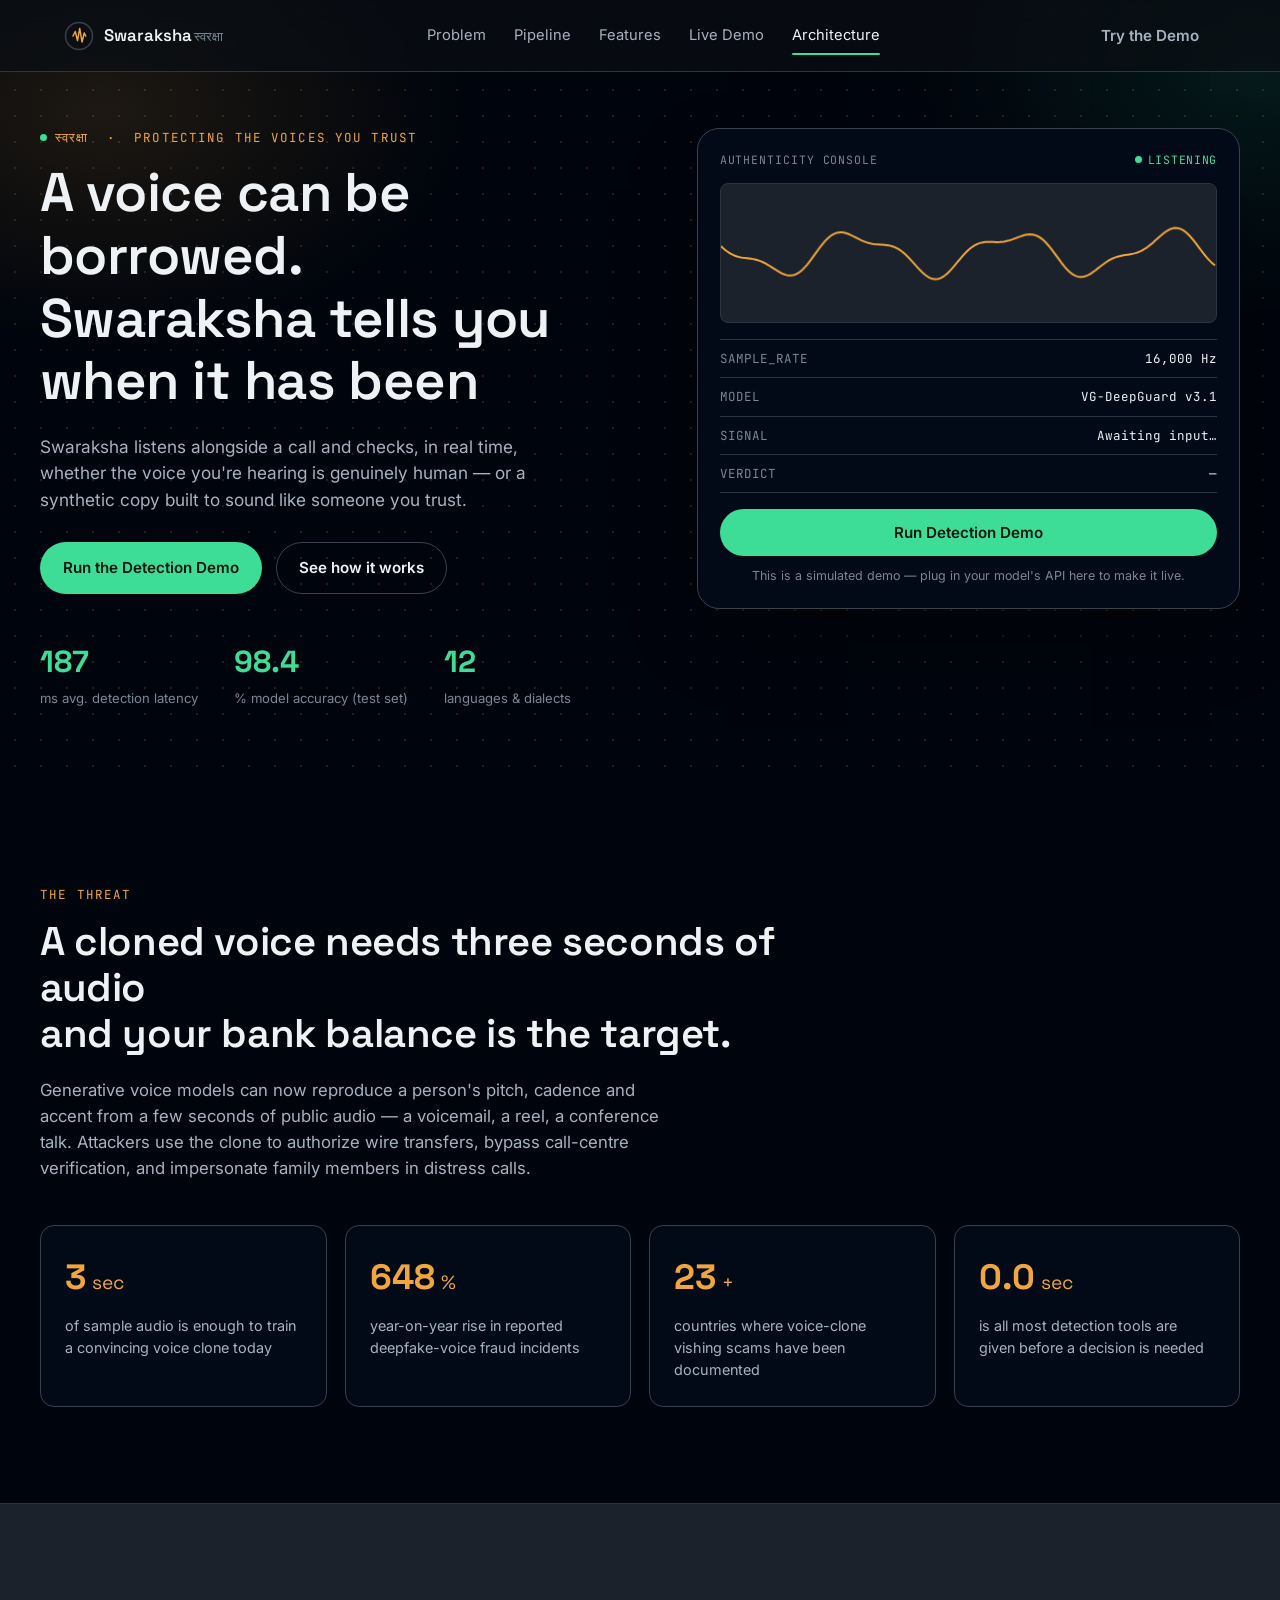
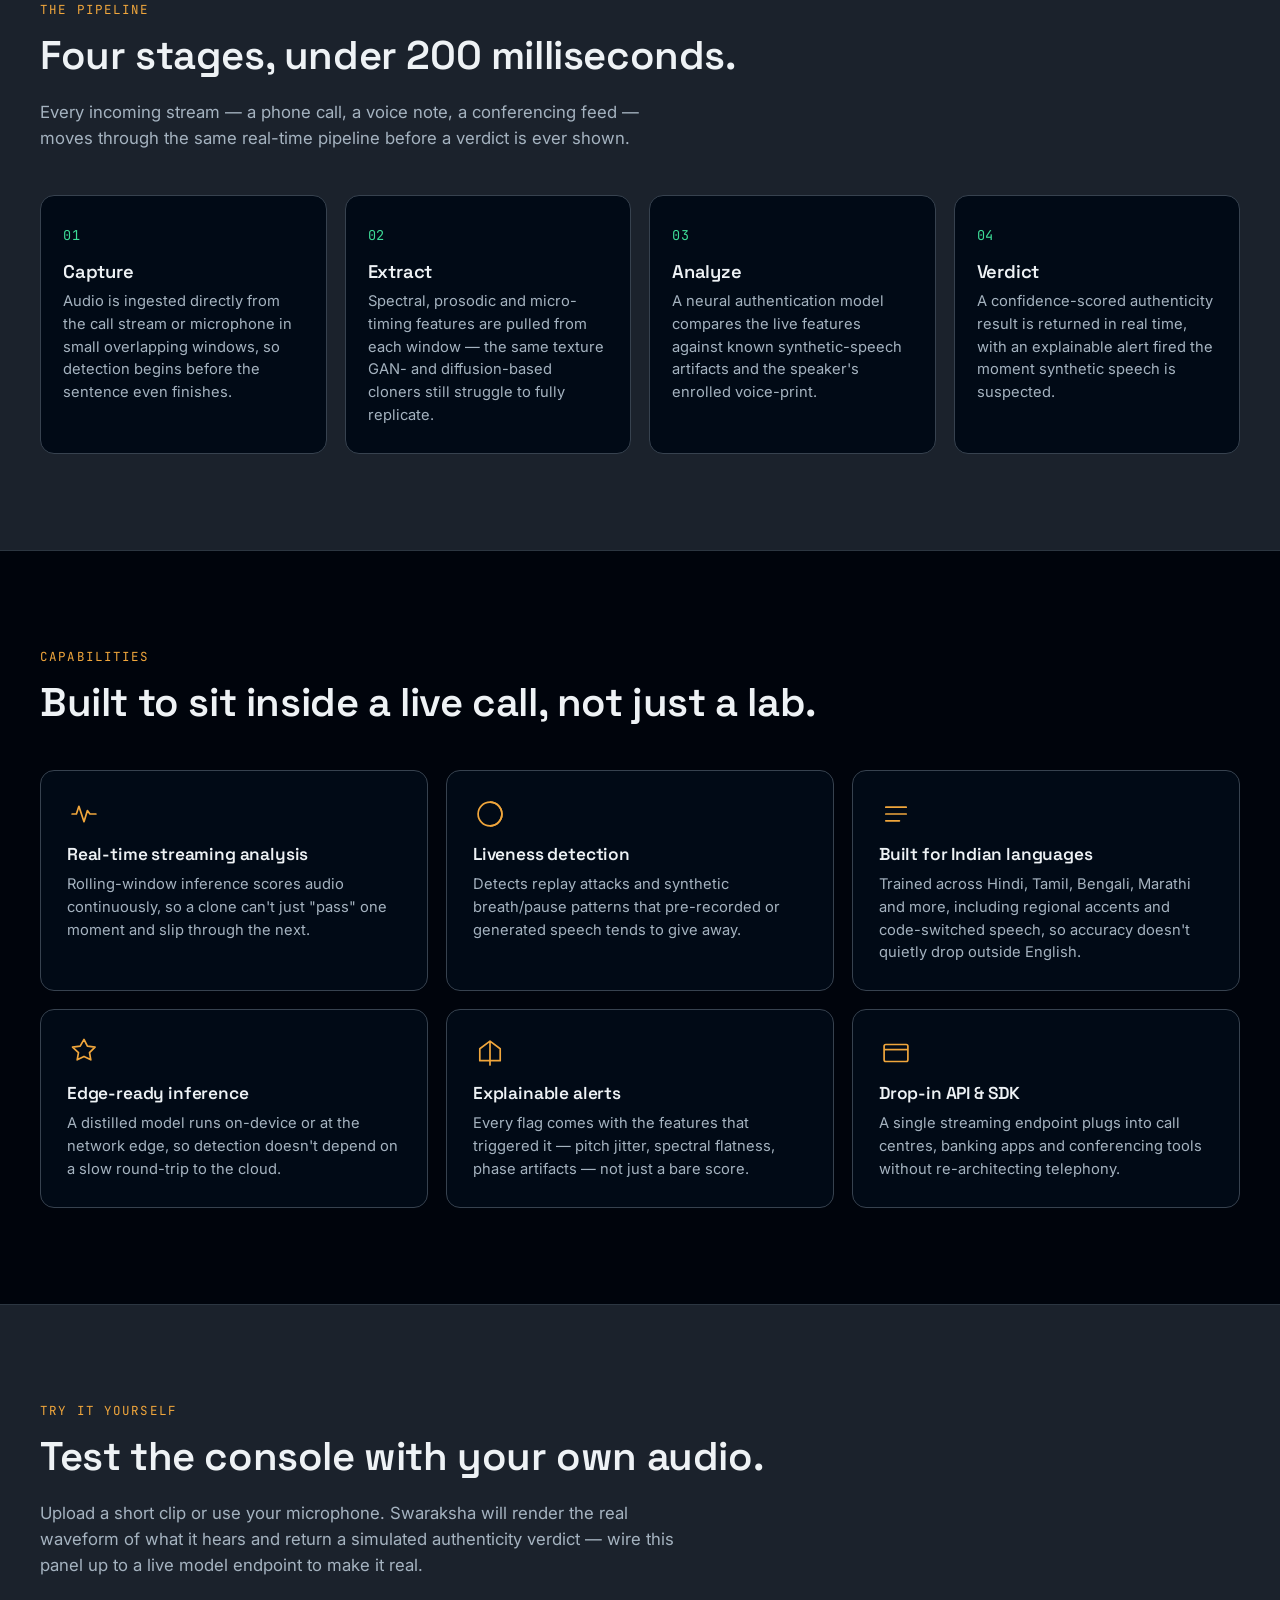
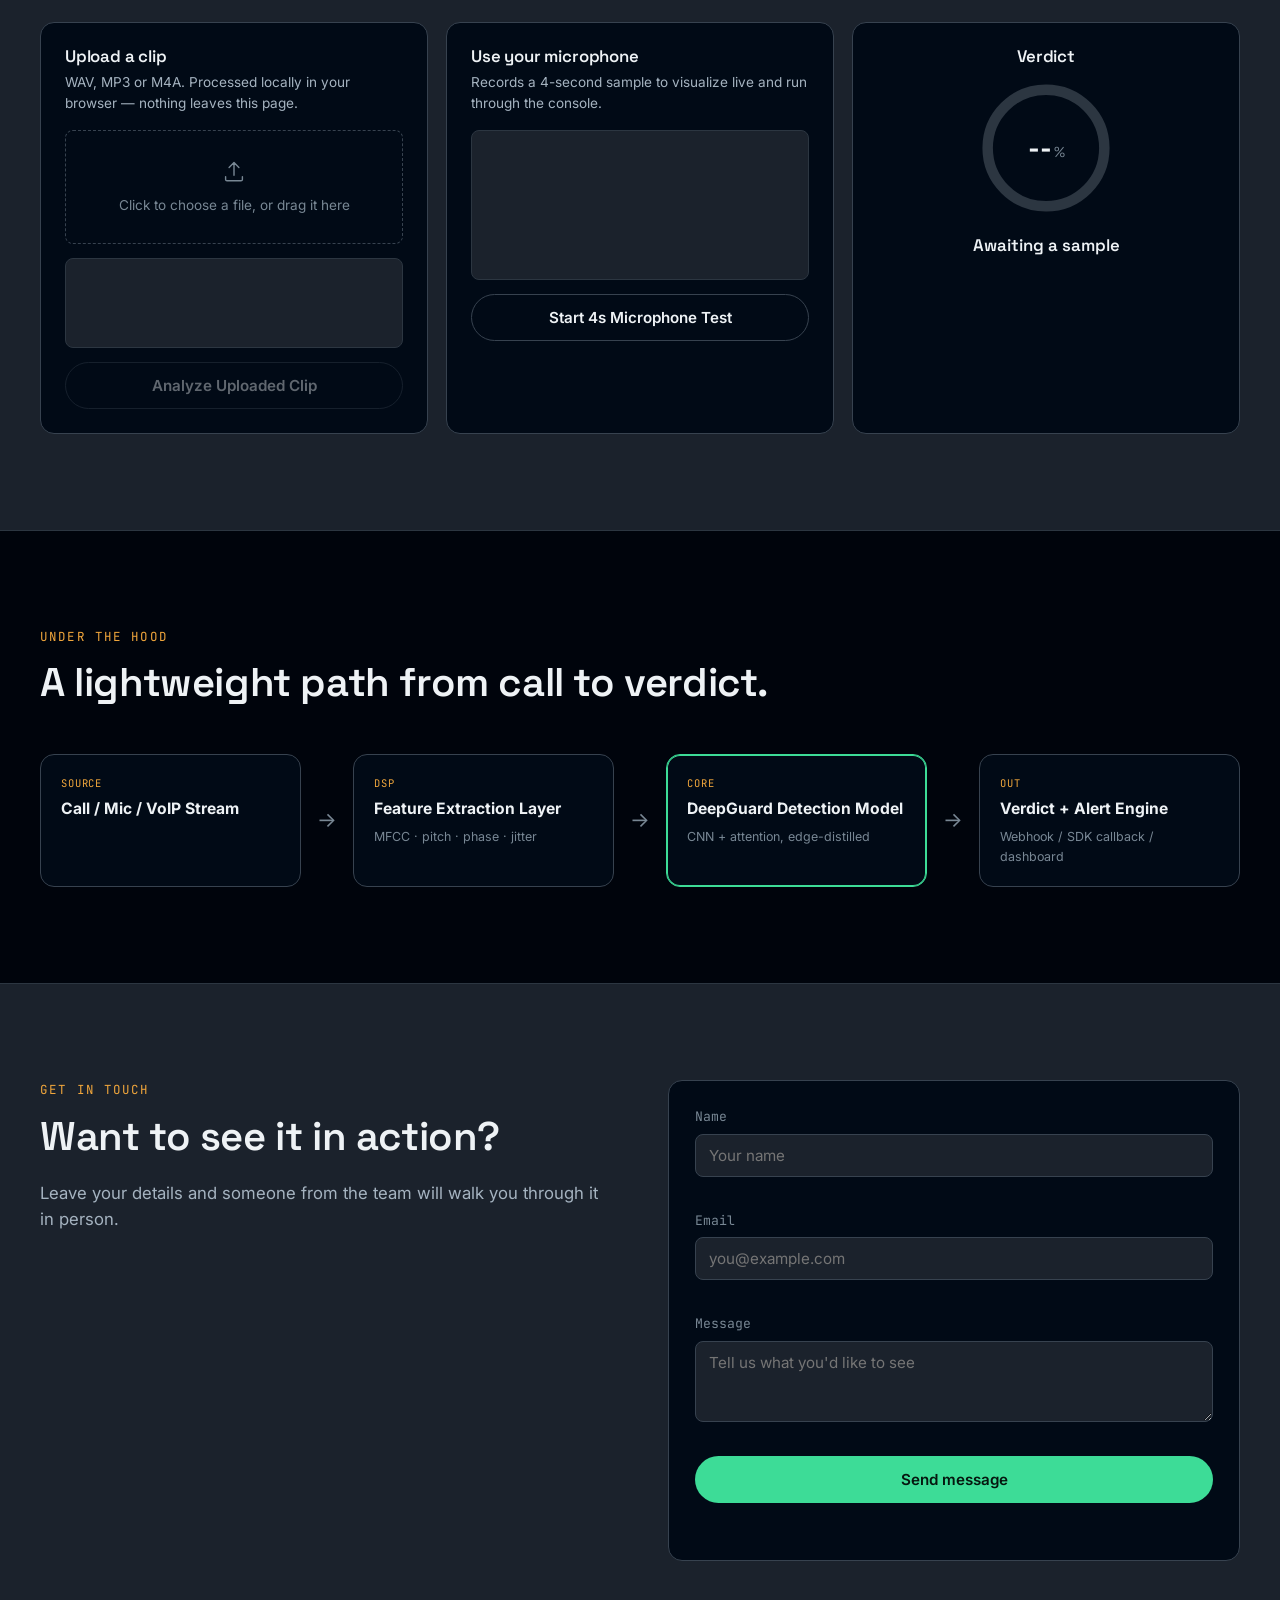
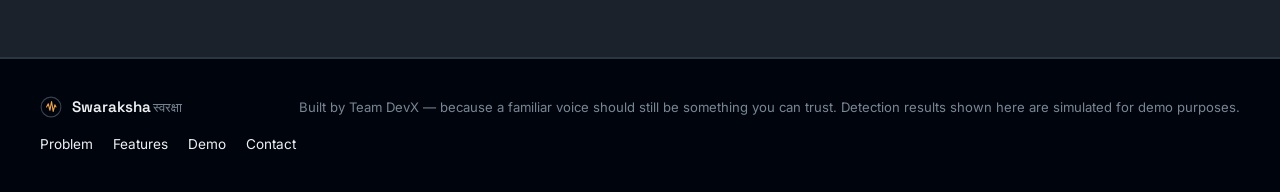
<file: index.htm>
<!DOCTYPE html>
<html lang="en">
<head>
<meta charset="UTF-8">
<meta name="viewport" content="width=device-width, initial-scale=1.0">
<title>Swaraksha — Real-Time Voice Clone Detection</title>
<meta name="description" content="Swaraksha checks, in real time, whether the voice on a call is genuinely human or a synthetic clone. Built by Team DevX.">
<link rel="stylesheet" href="style.css">
</head>
<body>


<header class="nav" id="nav">
  <div class="nav-inner">
    <a href="#home" class="brand" aria-label="Swaraksha home">
      <svg class="brand-mark" viewBox="0 0 40 40" width="30" height="30" aria-hidden="true">
        <circle cx="20" cy="20" r="18" class="brand-ring"/>
        <path d="M12 20 L15 14 L18 26 L21 10 L24 28 L27 16 L29 20" class="brand-wave" fill="none" stroke-width="2" stroke-linecap="round" stroke-linejoin="round"/>
      </svg>
      <span>Swaraksha<em class="brand-devanagari">स्वरक्षा</em></span>
    </a>

    <nav class="nav-links" id="navLinks">
      <a href="#problem" class="nav-link">Problem</a>
      <a href="#how-it-works" class="nav-link">Pipeline</a>
      <a href="#features" class="nav-link">Features</a>
      <a href="#demo" class="nav-link">Live Demo</a>
      <a href="#architecture" class="nav-link">Architecture</a>
    </nav>

    <div class="nav-actions">
      <a href="#demo" class="btn btn-ghost">Try the Demo</a>
      <button class="nav-toggle" id="navToggle" aria-label="Toggle menu" aria-expanded="false">
        <span></span><span></span><span></span>
      </button>
    </div>
  </div>
</header>

<main>

<section class="hero" id="home">
  <div class="hero-bg" aria-hidden="true"></div>
  <div class="hero-inner">
    <div class="hero-copy">
      <p class="eyebrow"><span class="dot dot-live"></span> स्वरक्षा &nbsp;·&nbsp; protecting the voices you trust</p>
      <h1>A voice can be borrowed.<br>Swaraksha tells you when it has been</h1>
      <p class="hero-sub">Swaraksha listens alongside a call and checks, in real time, whether the voice you're hearing is genuinely human — or a synthetic copy built to sound like someone you trust.</p>
      <div class="hero-cta">
        <a href="#demo" class="btn btn-primary">Run the Detection Demo</a>
        <a href="#how-it-works" class="btn btn-outline">See how it works</a>
      </div>
      <div class="hero-meta">
        <div><span class="hero-meta-num" data-count="187">0</span><span class="hero-meta-label">ms avg. detection latency</span></div>
        <div><span class="hero-meta-num" data-count="98.4" data-decimal="1">0</span><span class="hero-meta-label">% model accuracy (test set)</span></div>
        <div><span class="hero-meta-num" data-count="12">0</span><span class="hero-meta-label">languages &amp; dialects</span></div>
      </div>
    </div>

    <div class="console" id="heroConsole">
      <div class="console-head">
        <span class="console-title">AUTHENTICITY CONSOLE</span>
        <span class="console-status" id="consoleStatus"><span class="dot dot-live"></span>LISTENING</span>
      </div>

      <canvas id="heroWave" class="console-canvas" height="140" aria-hidden="true"></canvas>

      <div class="console-readout" id="consoleReadout">
        <p><span>SAMPLE_RATE</span><span>16,000 Hz</span></p>
        <p><span>MODEL</span><span>VG-DeepGuard v3.1</span></p>
        <p><span>SIGNAL</span><span id="readoutSignal">Awaiting input…</span></p>
        <p><span>VERDICT</span><span id="readoutVerdict">—</span></p>
      </div>

      <button class="btn btn-primary btn-block" id="heroRunBtn">Run Detection Demo</button>
      <p class="console-note">This is a simulated demo — plug in your model's API here to make it live.</p>
    </div>
  </div>
</section>


<section class="section" id="problem">
  <div class="section-inner">
    <p class="eyebrow">The Threat</p>
    <h2>A cloned voice needs three seconds of audio<br class="br-desktop"> and your bank balance is the target.</h2>
    <p class="section-lead">Generative voice models can now reproduce a person's pitch, cadence and accent from a few seconds of public audio — a voicemail, a reel, a conference talk. Attackers use the clone to authorize wire transfers, bypass call-centre verification, and impersonate family members in distress calls.</p>

    <div class="stat-grid">
      <div class="stat-card">
        <span class="stat-num" data-count="3">0</span>
        <span class="stat-suffix">sec</span>
        <p>of sample audio is enough to train a convincing voice clone today</p>
      </div>
      <div class="stat-card">
        <span class="stat-num" data-count="700">0</span>
        <span class="stat-suffix">%</span>
        <p>year-on-year rise in reported deepfake-voice fraud incidents</p>
      </div>
      <div class="stat-card">
        <span class="stat-num" data-count="25">0</span>
        <span class="stat-suffix">+</span>
        <p>countries where voice-clone vishing scams have been documented</p>
      </div>
      <div class="stat-card">
        <span class="stat-num" data-count="0" data-decimal="1">0</span>
        <span class="stat-suffix">sec</span>
        <p>is all most detection tools are given before a decision is needed</p>
      </div>
    </div>
  </div>
</section>


<section class="section section-alt" id="how-it-works">
  <div class="section-inner">
    <p class="eyebrow">The Pipeline</p>
    <h2>Four stages, under 200 milliseconds.</h2>
    <p class="section-lead">Every incoming stream — a phone call, a voice note, a conferencing feed — moves through the same real-time pipeline before a verdict is ever shown.</p>

    <ol class="pipeline">
      <li class="pipeline-step">
        <span class="pipeline-index">01</span>
        <h3>Capture</h3>
        <p>Audio is ingested directly from the call stream or microphone in small overlapping windows, so detection begins before the sentence even finishes.</p>
      </li>
      <li class="pipeline-step">
        <span class="pipeline-index">02</span>
        <h3>Extract</h3>
        <p>Spectral, prosodic and micro-timing features are pulled from each window — the same texture GAN- and diffusion-based cloners still struggle to fully replicate.</p>
      </li>
      <li class="pipeline-step">
        <span class="pipeline-index">03</span>
        <h3>Analyze</h3>
        <p>A neural authentication model compares the live features against known synthetic-speech artifacts and the speaker's enrolled voice-print.</p>
      </li>
      <li class="pipeline-step">
        <span class="pipeline-index">04</span>
        <h3>Verdict</h3>
        <p>A confidence-scored authenticity result is returned in real time, with an explainable alert fired the moment synthetic speech is suspected.</p>
      </li>
    </ol>
  </div>
</section>


<section class="section" id="features">
  <div class="section-inner">
    <p class="eyebrow">Capabilities</p>
    <h2>Built to sit inside a live call, not just a lab.</h2>

    <div class="feature-grid">
      <article class="feature-card">
        <svg class="feature-icon" viewBox="0 0 40 40" aria-hidden="true"><path d="M6 20h5l3-9 6 18 4-13 3 4h7" fill="none" stroke-width="2" stroke-linecap="round" stroke-linejoin="round"/></svg>
        <h3>Real-time streaming analysis</h3>
        <p>Rolling-window inference scores audio continuously, so a clone can't just "pass" one moment and slip through the next.</p>
      </article>
      <article class="feature-card">
        <svg class="feature-icon" viewBox="0 0 40 40" aria-hidden="true"><circle cx="20" cy="20" r="14" fill="none" stroke-width="2"/><path d="M20 6a14 14 0 010 28" fill="none" stroke-width="2"/></svg>
        <h3>Liveness detection</h3>
        <p>Detects replay attacks and synthetic breath/pause patterns that pre-recorded or generated speech tends to give away.</p>
      </article>
      <article class="feature-card">
        <svg class="feature-icon" viewBox="0 0 40 40" aria-hidden="true"><path d="M8 12h24M8 20h24M8 28h16" stroke-width="2" stroke-linecap="round"/></svg>
        <h3>Built for Indian languages</h3>
        <p>Trained across Hindi, Tamil, Bengali, Marathi and more, including regional accents and code-switched speech, so accuracy doesn't quietly drop outside English.</p>
      </article>
      <article class="feature-card">
        <svg class="feature-icon" viewBox="0 0 40 40" aria-hidden="true"><path d="M20 4l4 8 9 1-6.5 6.5L28 28l-8-4-8 4 1.5-8.5L6.5 13l9-1z" fill="none" stroke-width="2" stroke-linejoin="round"/></svg>
        <h3>Edge-ready inference</h3>
        <p>A distilled model runs on-device or at the network edge, so detection doesn't depend on a slow round-trip to the cloud.</p>
      </article>
      <article class="feature-card">
        <svg class="feature-icon" viewBox="0 0 40 40" aria-hidden="true"><path d="M20 6v28M8 15l12-9 12 9M8 15v14h24V15" fill="none" stroke-width="2" stroke-linecap="round" stroke-linejoin="round"/></svg>
        <h3>Explainable alerts</h3>
        <p>Every flag comes with the features that triggered it — pitch jitter, spectral flatness, phase artifacts — not just a bare score.</p>
      </article>
      <article class="feature-card">
        <svg class="feature-icon" viewBox="0 0 40 40" aria-hidden="true"><rect x="6" y="10" width="28" height="20" rx="2" fill="none" stroke-width="2"/><path d="M6 16h28" stroke-width="2"/></svg>
        <h3>Drop-in API &amp; SDK</h3>
        <p>A single streaming endpoint plugs into call centres, banking apps and conferencing tools without re-architecting telephony.</p>
      </article>
    </div>
  </div>
</section>

<section class="section section-alt" id="demo">
  <div class="section-inner">
    <p class="eyebrow">Try It Yourself</p>
    <h2>Test the console with your own audio.</h2>
    <p class="section-lead">Upload a short clip or use your microphone. Swaraksha will render the real waveform of what it hears and return a simulated authenticity verdict — wire this panel up to a live model endpoint to make it real.</p>

    <div class="demo-grid">
      <div class="demo-card">
        <h3>Upload a clip</h3>
        <p class="demo-copy">WAV, MP3 or M4A. Processed locally in your browser — nothing leaves this page.</p>
        <label class="upload-drop" id="uploadDrop" for="audioUpload">
          <svg viewBox="0 0 40 40" width="28" height="28" aria-hidden="true"><path d="M20 26V8m0 0l-7 7m7-7l7 7" fill="none" stroke-width="2" stroke-linecap="round" stroke-linejoin="round"/><path d="M8 28v4a2 2 0 002 2h20a2 2 0 002-2v-4" fill="none" stroke-width="2" stroke-linecap="round"/></svg>
          <span id="uploadLabel">Click to choose a file, or drag it here</span>
        </label>
        <input type="file" id="audioUpload" accept="audio/*" hidden>
        <canvas id="uploadWave" class="demo-canvas" height="90"></canvas>
        <button class="btn btn-outline btn-block" id="analyzeUploadBtn" disabled>Analyze Uploaded Clip</button>
      </div>

      <div class="demo-card">
        <h3>Use your microphone</h3>
        <p class="demo-copy">Records a 4-second sample to visualize live and run through the console.</p>
        <canvas id="micWave" class="demo-canvas demo-canvas-tall" height="150"></canvas>
        <button class="btn btn-outline btn-block" id="micBtn">Start 4s Microphone Test</button>
        <p class="mic-hint" id="micHint"></p>
      </div>

      <div class="demo-card demo-card-result" id="demoResultCard">
        <h3>Verdict</h3>
        <div class="gauge-wrap">
          <svg viewBox="0 0 120 120" class="gauge" id="gaugeSvg">
            <circle cx="60" cy="60" r="50" class="gauge-track"/>
            <circle cx="60" cy="60" r="50" class="gauge-fill" id="gaugeFill"/>
          </svg>
          <div class="gauge-center">
            <span class="gauge-num" id="gaugeNum">--</span>
            <span class="gauge-pct">%</span>
          </div>
        </div>
        <p class="verdict-label" id="verdictLabel">Awaiting a sample</p>
        <ul class="verdict-detail" id="verdictDetail"></ul>
      </div>
    </div>
  </div>
</section>


<section class="section" id="architecture">
  <div class="section-inner">
    <p class="eyebrow">Under the Hood</p>
    <h2>A lightweight path from call to verdict.</h2>

    <div class="arch-diagram">
      <div class="arch-node">
        <span class="arch-tag">SOURCE</span>
        <strong>Call / Mic / VoIP Stream</strong>
      </div>
      <div class="arch-arrow" aria-hidden="true">→</div>
      <div class="arch-node">
        <span class="arch-tag">DSP</span>
        <strong>Feature Extraction Layer</strong>
        <small>MFCC · pitch · phase · jitter</small>
      </div>
      <div class="arch-arrow" aria-hidden="true">→</div>
      <div class="arch-node arch-node-accent">
        <span class="arch-tag">CORE</span>
        <strong>DeepGuard Detection Model</strong>
        <small>CNN + attention, edge-distilled</small>
      </div>
      <div class="arch-arrow" aria-hidden="true">→</div>
      <div class="arch-node">
        <span class="arch-tag">OUT</span>
        <strong>Verdict + Alert Engine</strong>
        <small>Webhook / SDK callback / dashboard</small>
      </div>
    </div>
  </div>
</section>


<section class="section section-alt cta-section" id="contact">
  <div class="section-inner cta-inner">
    <div>
      <p class="eyebrow">Get in touch</p>
      <h2>Want to see it in action?</h2>
      <p class="section-lead">Leave your details and someone from the team will walk you through it in person.</p>
    </div>
    <form class="contact-form" id="contactForm" novalidate>
      <div class="form-row">
        <label for="cf-name">Name</label>
        <input type="text" id="cf-name" name="name" required placeholder="Your name">
        <span class="form-error" data-for="cf-name"></span>
      </div>
      <div class="form-row">
        <label for="cf-email">Email</label>
        <input type="email" id="cf-email" name="email" required placeholder="you@example.com">
        <span class="form-error" data-for="cf-email"></span>
      </div>
      <div class="form-row">
        <label for="cf-msg">Message</label>
        <textarea id="cf-msg" name="message" rows="3" required placeholder="Tell us what you'd like to see"></textarea>
        <span class="form-error" data-for="cf-msg"></span>
      </div>
      <button type="submit" class="btn btn-primary btn-block">Send message</button>
      <p class="form-status" id="formStatus" role="status" aria-live="polite"></p>
    </form>
  </div>
</section>
</main>

<footer class="footer">
  <div class="footer-inner">
    <a href="#home" class="brand brand-sm">
      <svg class="brand-mark" viewBox="0 0 40 40" width="22" height="22" aria-hidden="true">
        <circle cx="20" cy="20" r="18" class="brand-ring"/>
        <path d="M12 20 L15 14 L18 26 L21 10 L24 28 L27 16 L29 20" class="brand-wave" fill="none" stroke-width="2" stroke-linecap="round" stroke-linejoin="round"/>
      </svg>
      <span>Swaraksha<em class="brand-devanagari">स्वरक्षा</em></span>
    </a>
    <p class="footer-note">Built by Team DevX — because a familiar voice should still be something you can trust. Detection results shown here are simulated for demo purposes.</p>
    <div class="footer-links">
      <a href="#problem">Problem</a>
      <a href="#features">Features</a>
      <a href="#demo">Demo</a>
      <a href="#contact">Contact</a>
    </div>
  </div>
</footer>

<button class="scroll-top" id="scrollTop" aria-label="Scroll to top">↑</button>

<script src="script.js"></script>
</body>
</html>
</file>
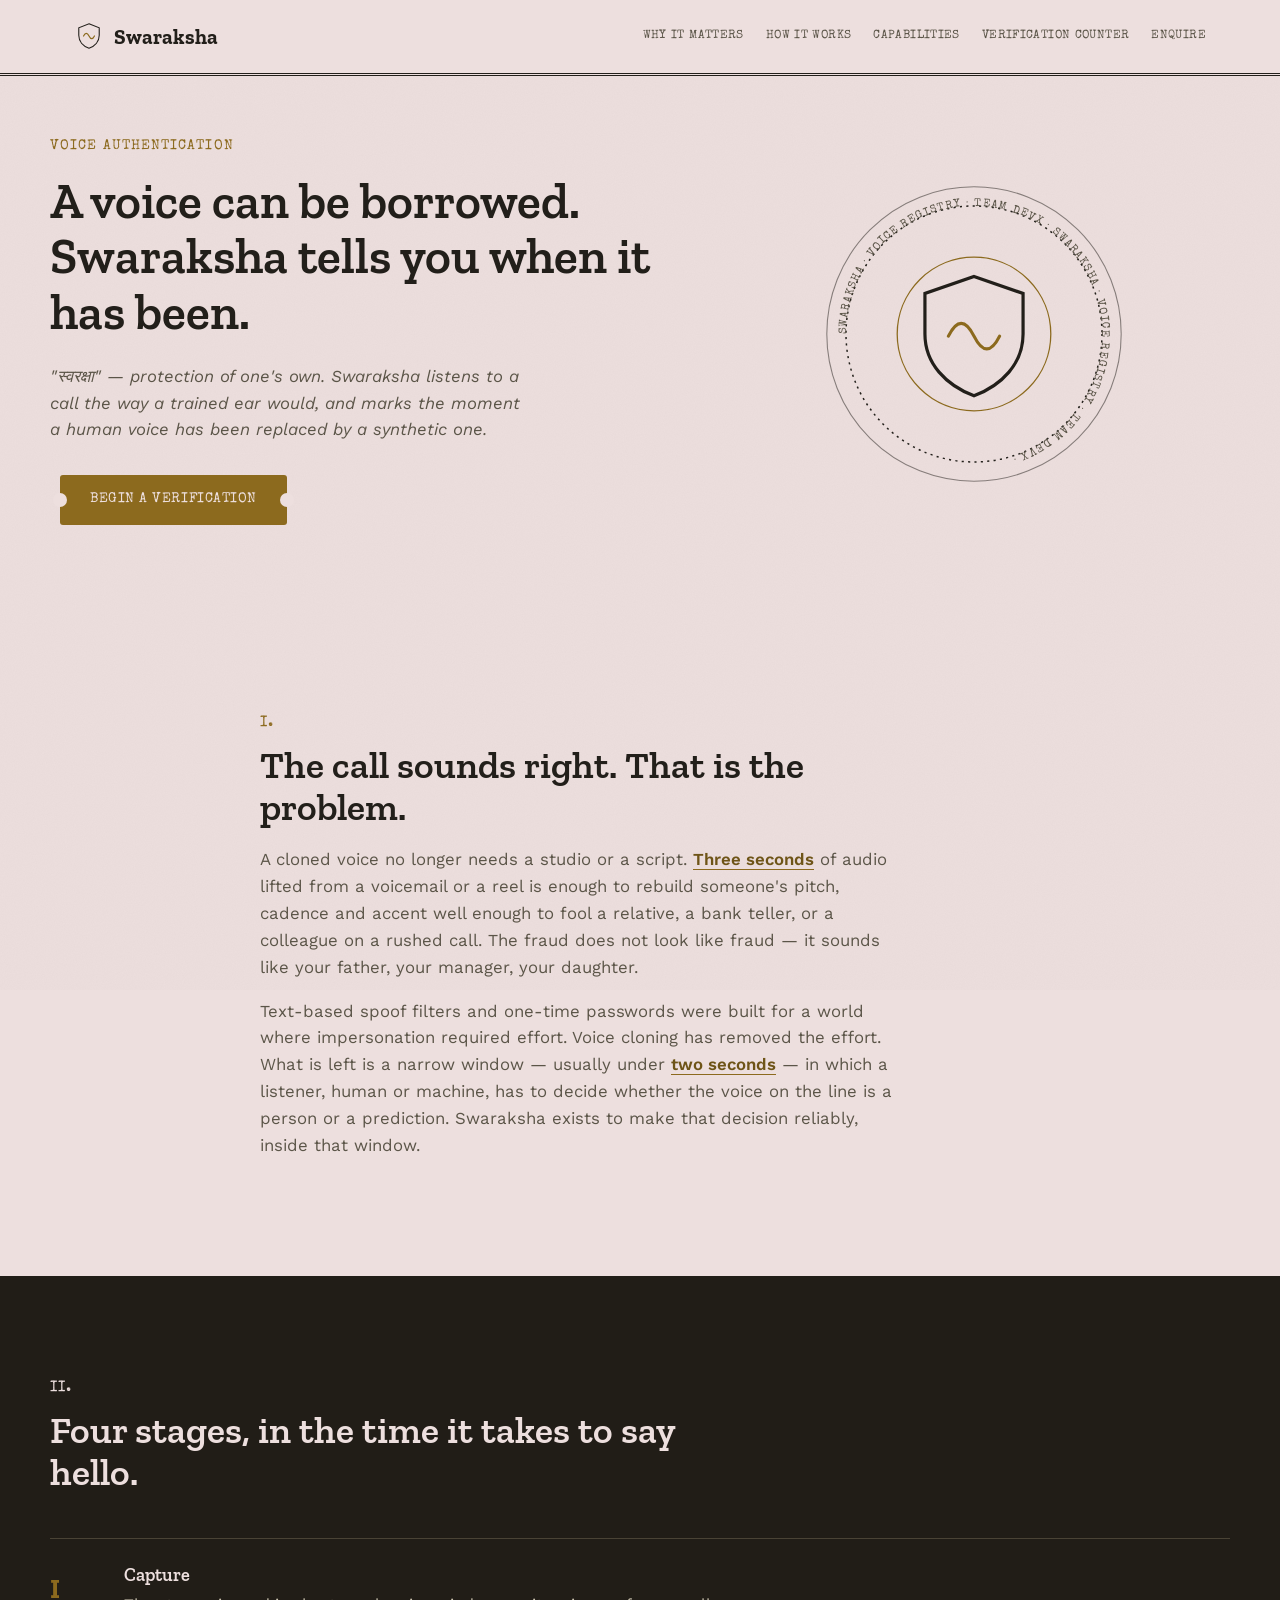
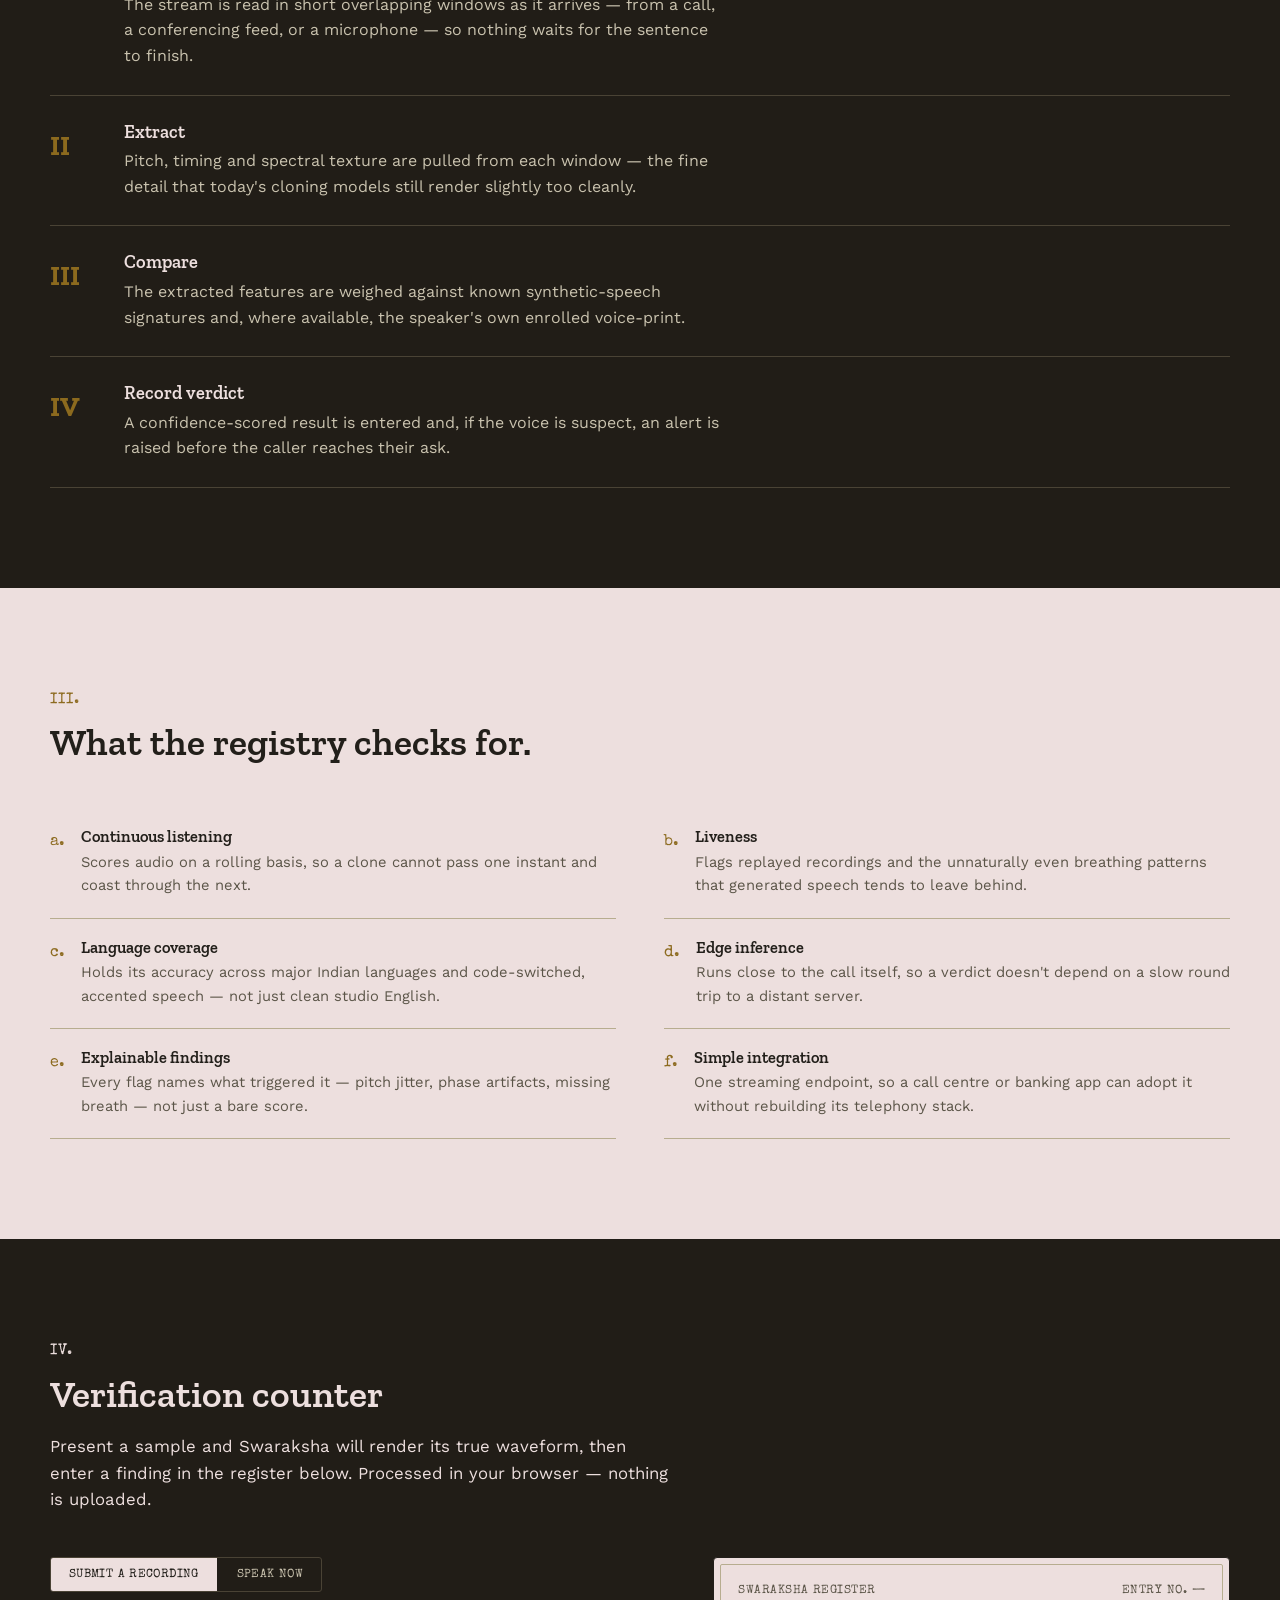
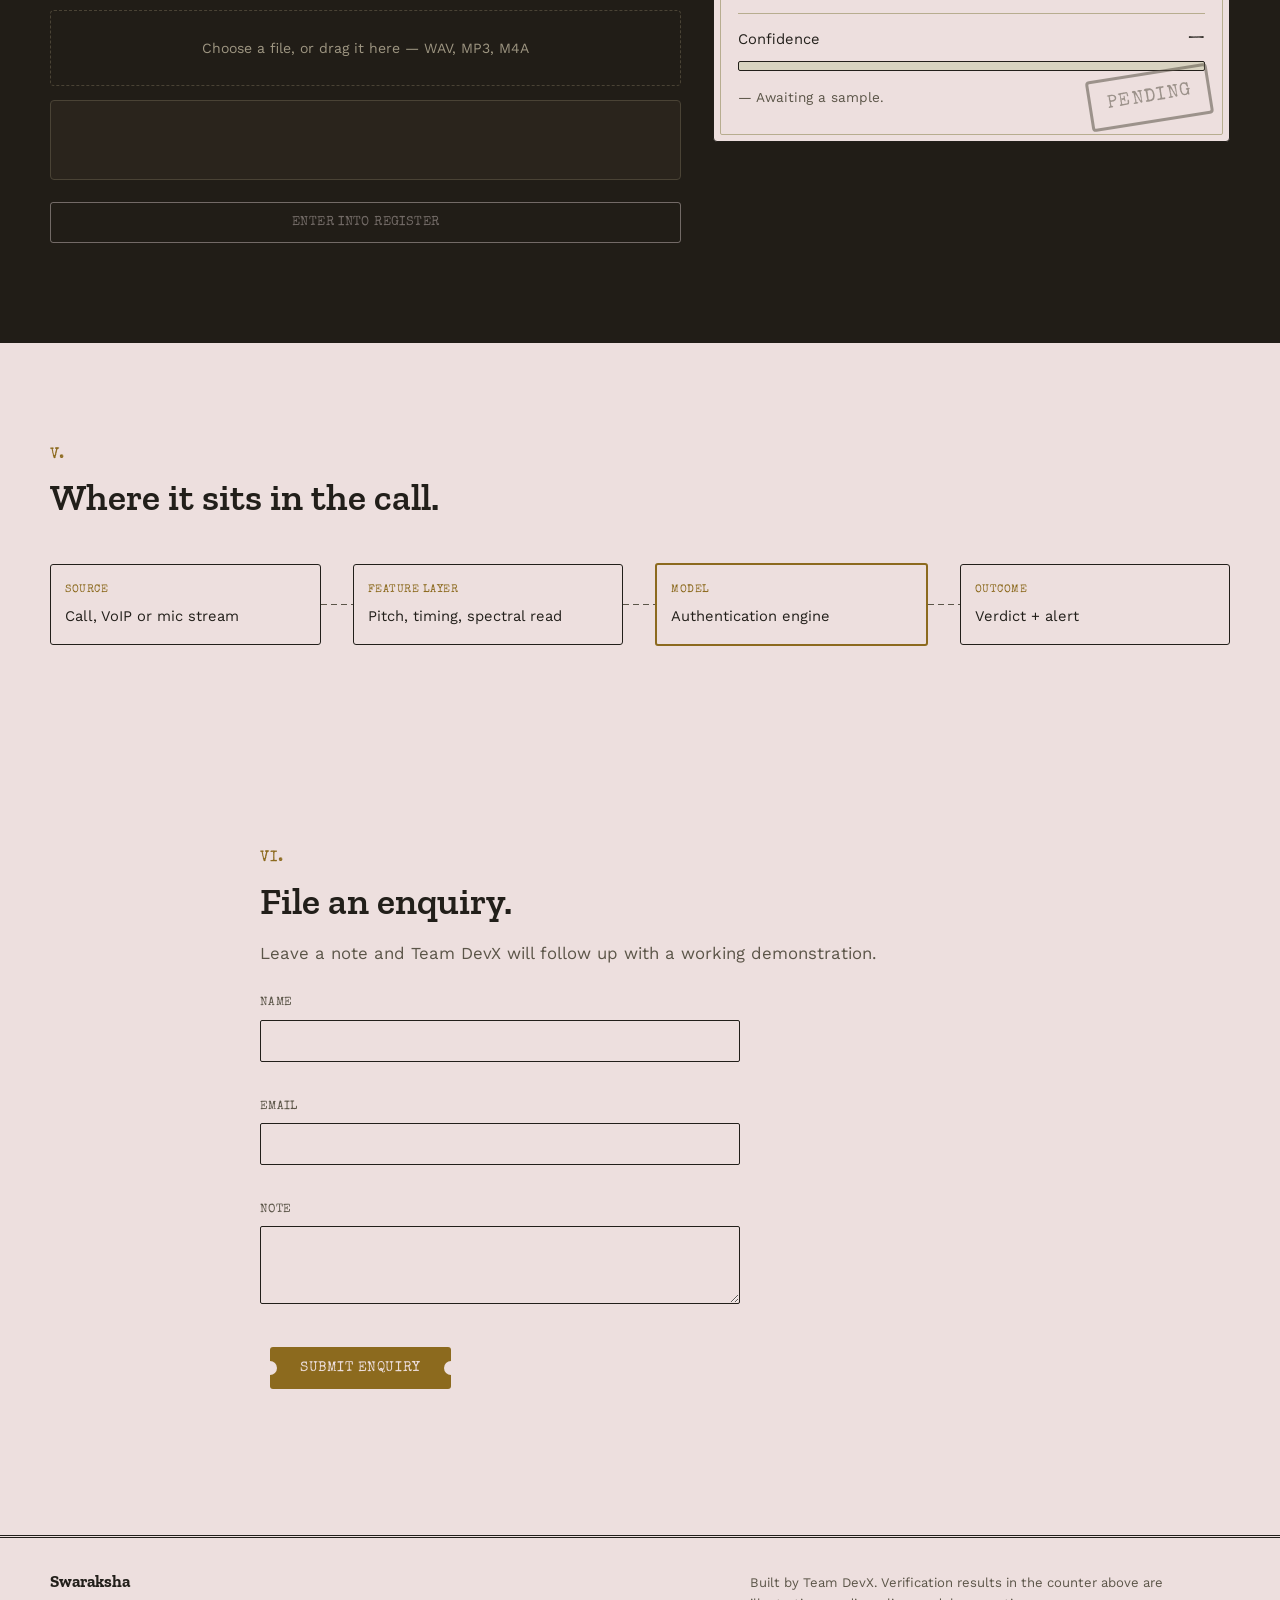
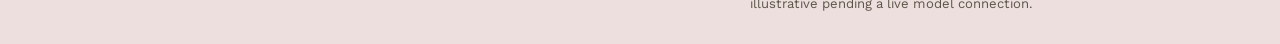
<file: index2.html>
<!DOCTYPE html>
<html lang="en">
<head>
<meta charset="UTF-8">
<meta name="viewport" content="width=device-width, initial-scale=1.0">
<title>Swaraksha — Voice Authentication Registry</title>
<meta name="description" content="Swaraksha verifies whether a voice is genuinely human or an artificial clone, in real time.">
<link rel="stylesheet" href="swaraksha.css">
</head>
<body>


<svg width="0" height="0" style="position:absolute" aria-hidden="true">
  <defs>
    <filter id="grain">
      <feTurbulence type="fractalNoise" baseFrequency="0.9" numOctaves="2" result="noise"/>
      <feColorMatrix in="noise" type="matrix" values="0 0 0 0 0  0 0 0 0 0  0 0 0 0 0  0 0 0 0.035 0"/>
      <feComposite operator="over" in2="SourceGraphic"/>
    </filter>
    <filter id="rough">
      <feTurbulence type="turbulence" baseFrequency="0.045" numOctaves="2" result="warp"/>
      <feDisplacementMap in="SourceGraphic" in2="warp" scale="5"/>
    </filter>
  </defs>
</svg>

<header class="letterhead" id="letterhead">
  <div class="letterhead-inner">
    <a href="#top" class="wordmark">
      <svg viewBox="0 0 44 44" width="30" height="30" aria-hidden="true">
        <path d="M22 4 L37 10 V21 C37 30 30.5 37 22 40 C13.5 37 7 30 7 21 V10 Z" fill="none" stroke="var(--ink)" stroke-width="1.6"/>
        <path d="M14 22 Q18 14 22 22 T30 22" fill="none" stroke="var(--brass)" stroke-width="1.8" stroke-linecap="round"/>
      </svg>
      <span>Swaraksha</span>
    </a>
    <nav class="letter-nav" id="letterNav">
      <a href="#context">Why it matters</a>
      <a href="#stages">How it works</a>
      <a href="#registry">Capabilities</a>
      <a href="#counter">Verification counter</a>
      <a href="#enquiry">Enquire</a>
    </nav>
    <button class="nav-toggle" id="navToggle" aria-label="Toggle menu" aria-expanded="false"><span></span><span></span><span></span></button>
  </div>
</header>

<main id="top">

<section class="hero">
  <div class="hero-inner">
    <div class="hero-text">
      <p class="kicker">Voice Authentication</p>
      <h1>A voice can be borrowed.<br>Swaraksha tells you when it has been.</h1>
      <p class="hero-tagline">"स्वरक्षा" — protection of one's own. Swaraksha listens to a call the way a trained ear would, and marks the moment a human voice has been replaced by a synthetic one.</p>
      <a href="#counter" class="btn-ticket">Begin a verification</a>
    </div>

    <div class="seal-wrap" aria-hidden="true">
      <svg viewBox="0 0 300 300" class="seal">
        <defs>
          <path id="sealArc" d="M 150,150 m -120,0 a 120,120 0 1,1 240,0 a 120,120 0 1,1 -240,0"/>
        </defs>
        <circle cx="150" cy="150" r="138" class="seal-ring-outer"/>
        <circle cx="150" cy="150" r="120" class="seal-ring"/>
        <circle cx="150" cy="150" r="72" class="seal-ring-inner"/>
        <text class="seal-text">
          <textPath href="#sealArc" startOffset="0%">SWARAKSHA · VOICE REGISTRY · TEAM DEVX · SWARAKSHA · VOICE REGISTRY · TEAM DEVX ·</textPath>
        </text>
        <path d="M150 96 L196 112 V150 C196 178 176 198 150 208 C124 198 104 178 104 150 V112 Z" fill="none" class="seal-shield" stroke-width="3"/>
        <path d="M126 152 Q138 128 150 152 T174 152" fill="none" class="seal-wave" stroke-width="3" stroke-linecap="round"/>
      </svg>
    </div>
  </div>
</section>


<section class="section" id="context">
  <div class="section-inner narrow">
    <p class="section-mark">I.</p>
    <h2>The call sounds right. That is the problem.</h2>
    <p class="prose">
      A cloned voice no longer needs a studio or a script. <span class="num">Three seconds</span> of audio lifted from a voicemail or a reel is enough to rebuild someone's pitch, cadence and accent well enough to fool a relative, a bank teller, or a colleague on a rushed call. The fraud does not look like fraud — it sounds like your father, your manager, your daughter.
    </p>
    <p class="prose">
      Text-based spoof filters and one-time passwords were built for a world where impersonation required effort. Voice cloning has removed the effort. What is left is a narrow window — usually under <span class="num">two seconds</span> — in which a listener, human or machine, has to decide whether the voice on the line is a person or a prediction. Swaraksha exists to make that decision reliably, inside that window.
    </p>
  </div>
</section>


<section class="section section-ink" id="stages">
  <div class="section-inner">
    <p class="section-mark on-ink">II.</p>
    <h2 class="on-ink">Four stages, in the time it takes to say hello.</h2>
    <ol class="ledger">
      <li>
        <span class="ledger-num">I</span>
        <div class="ledger-body">
          <h3>Capture</h3>
          <p>The stream is read in short overlapping windows as it arrives — from a call, a conferencing feed, or a microphone — so nothing waits for the sentence to finish.</p>
        </div>
      </li>
      <li>
        <span class="ledger-num">II</span>
        <div class="ledger-body">
          <h3>Extract</h3>
          <p>Pitch, timing and spectral texture are pulled from each window — the fine detail that today's cloning models still render slightly too cleanly.</p>
        </div>
      </li>
      <li>
        <span class="ledger-num">III</span>
        <div class="ledger-body">
          <h3>Compare</h3>
          <p>The extracted features are weighed against known synthetic-speech signatures and, where available, the speaker's own enrolled voice-print.</p>
        </div>
      </li>
      <li>
        <span class="ledger-num">IV</span>
        <div class="ledger-body">
          <h3>Record verdict</h3>
          <p>A confidence-scored result is entered and, if the voice is suspect, an alert is raised before the caller reaches their ask.</p>
        </div>
      </li>
    </ol>
  </div>
</section>


<section class="section" id="registry">
  <div class="section-inner">
    <p class="section-mark">III.</p>
    <h2>What the registry checks for.</h2>
    <div class="clauses">
      <div class="clause">
        <span class="clause-mark">a.</span>
        <div><h3>Continuous listening</h3><p>Scores audio on a rolling basis, so a clone cannot pass one instant and coast through the next.</p></div>
      </div>
      <div class="clause">
        <span class="clause-mark">b.</span>
        <div><h3>Liveness</h3><p>Flags replayed recordings and the unnaturally even breathing patterns that generated speech tends to leave behind.</p></div>
      </div>
      <div class="clause">
        <span class="clause-mark">c.</span>
        <div><h3>Language coverage</h3><p>Holds its accuracy across major Indian languages and code-switched, accented speech — not just clean studio English.</p></div>
      </div>
      <div class="clause">
        <span class="clause-mark">d.</span>
        <div><h3>Edge inference</h3><p>Runs close to the call itself, so a verdict doesn't depend on a slow round trip to a distant server.</p></div>
      </div>
      <div class="clause">
        <span class="clause-mark">e.</span>
        <div><h3>Explainable findings</h3><p>Every flag names what triggered it — pitch jitter, phase artifacts, missing breath — not just a bare score.</p></div>
      </div>
      <div class="clause">
        <span class="clause-mark">f.</span>
        <div><h3>Simple integration</h3><p>One streaming endpoint, so a call centre or banking app can adopt it without rebuilding its telephony stack.</p></div>
      </div>
    </div>
  </div>
</section>


<section class="section section-ink" id="counter">
  <div class="section-inner">
    <p class="section-mark on-ink">IV.</p>
    <h2 class="on-ink">Verification counter</h2>
    <p class="prose on-ink counter-lead">Present a sample and Swaraksha will render its true waveform, then enter a finding in the register below. Processed in your browser — nothing is uploaded.</p>

    <div class="counter-grid">
      <div class="counter-input">
        <div class="input-tabs">
          <button class="input-tab active" data-tab="upload" type="button">Submit a recording</button>
          <button class="input-tab" data-tab="mic" type="button">Speak now</button>
        </div>

        <div class="input-pane active" data-pane="upload">
          <label class="dropzone" id="uploadDrop" for="audioUpload">
            <span id="uploadLabel">Choose a file, or drag it here — WAV, MP3, M4A</span>
          </label>
          <input type="file" id="audioUpload" accept="audio/*" hidden>
          <canvas id="uploadWave" class="wave-canvas"></canvas>
          <button class="btn-outline" id="analyzeUploadBtn" type="button" disabled>Enter into register</button>
        </div>

        <div class="input-pane" data-pane="mic">
          <canvas id="micWave" class="wave-canvas wave-canvas-tall"></canvas>
          <button class="btn-outline" id="micBtn" type="button">Record a 4-second sample</button>
          <p class="mic-hint" id="micHint"></p>
        </div>
      </div>

      <div class="certificate" id="certificate">
        <div class="cert-head">
          <span>SWARAKSHA REGISTER</span>
          <span id="certId">Entry No. —</span>
        </div>
        <div class="cert-row"><span>Confidence</span><span id="certConfidence">—</span></div>
        <div class="meter">
          <div class="meter-fill" id="meterFill"></div>
        </div>
        <ul class="cert-findings" id="certFindings">
          <li>Awaiting a sample.</li>
        </ul>
        <div class="stamp" id="certStamp">PENDING</div>
      </div>
    </div>
  </div>
</section>


<section class="section" id="flow">
  <div class="section-inner">
    <p class="section-mark">V.</p>
    <h2>Where it sits in the call.</h2>
    <div class="chain">
      <div class="chain-node"><span class="chain-tag">source</span>Call, VoIP or mic stream</div>
      <div class="chain-line"></div>
      <div class="chain-node"><span class="chain-tag">feature layer</span>Pitch, timing, spectral read</div>
      <div class="chain-line"></div>
      <div class="chain-node chain-node-mark"><span class="chain-tag">model</span>Authentication engine</div>
      <div class="chain-line"></div>
      <div class="chain-node"><span class="chain-tag">outcome</span>Verdict + alert</div>
    </div>
  </div>
</section>

<section class="section" id="enquiry">
  <div class="section-inner narrow">
    <p class="section-mark">VI.</p>
    <h2>File an enquiry.</h2>
    <p class="prose">Leave a note and Team DevX will follow up with a working demonstration.</p>
    <form class="enquiry-form" id="enquiryForm" novalidate>
      <div class="form-row">
        <label for="ef-name">Name</label>
        <input type="text" id="ef-name" required>
        <span class="form-error" data-for="ef-name"></span>
      </div>
      <div class="form-row">
        <label for="ef-email">Email</label>
        <input type="email" id="ef-email" required>
        <span class="form-error" data-for="ef-email"></span>
      </div>
      <div class="form-row">
        <label for="ef-msg">Note</label>
        <textarea id="ef-msg" rows="3" required></textarea>
        <span class="form-error" data-for="ef-msg"></span>
      </div>
      <button type="submit" class="btn-ticket">Submit enquiry</button>
      <p class="form-status" id="formStatus" role="status" aria-live="polite"></p>
    </form>
  </div>
</section>
</main>

<footer class="footer">
  <div class="footer-inner">
    <span class="wordmark-sm">Swaraksha</span>
    <span class="footer-note">Built by Team DevX. Verification results in the counter above are illustrative pending a live model connection.</span>
  </div>
</footer>

<script src="swaraksha.js"></script>
</body>
</html>
</file>
<file: style.css>
@import url('https://fonts.googleapis.com/css2?family=Space+Grotesk:wght@500;600;700&family=Inter:wght@400;500;600&family=JetBrains+Mono:wght@400;500&display=swap');

:root{
  --bg:#00040c;
  --bg-alt:#1B222C;
  --surface:#010a16;
  --surface-2:#28313D;
  --border:#37424F;
  --border-soft:#2C3641;
  --text:#EEF2F5;
  --text-muted:#A5B3C0;
  --text-dim:#788794;

  --accent-safe:#3DDC97;
  --accent-safe-dim:#1E4B39;
  --accent-danger:#FF5470;
  --accent-danger-dim:#4A1E29;
  --accent-data:#F0A63C;
  --accent-warn:#FFC857;

  --font-display:'Space Grotesk','Segoe UI',system-ui,-apple-system,sans-serif;
  --font-body:'Inter','Segoe UI',system-ui,-apple-system,sans-serif;
  --font-mono:'JetBrains Mono','SFMono-Regular',Consolas,monospace;

  --radius-s:8px;
  --radius-m:14px;
  --radius-l:22px;
  --max-w:1200px;
  --nav-h:72px;
}

@media (prefers-reduced-motion: reduce){
  *,*::before,*::after{ animation-duration:0.001ms !important; animation-iteration-count:1 !important; transition-duration:0.001ms !important; scroll-behavior:auto !important; }
}

*{ box-sizing:border-box; }
html{ scroll-behavior:smooth; }
body{
  margin:0;
  background:var(--bg);
  color:var(--text);
  font-family:var(--font-body);
  line-height:1.55;
  -webkit-font-smoothing:antialiased;
}
img,svg{ display:block; max-width:100%; }
a{ color:inherit; text-decoration:none; }
ul,ol{ margin:0; padding:0; list-style:none; }
h1,h2,h3{ font-family:var(--font-display); font-weight:600; line-height:1.15; margin:0 0 .5em; letter-spacing:-0.01em; }
p{ margin:0 0 1em; color:var(--text-muted); }
button{ font-family:inherit; cursor:pointer; }
:focus-visible{ outline:2px solid var(--accent-data); outline-offset:3px; border-radius:4px; }

.br-desktop{ display:none; }
@media (min-width:860px){ .br-desktop{ display:inline; } }


.section{ padding:96px 24px; }
.section-alt{ background:var(--bg-alt); border-top:1px solid var(--border-soft); border-bottom:1px solid var(--border-soft); }
.section-inner{ max-width:var(--max-w); margin:0 auto; }
.eyebrow{
  font-family:var(--font-mono); font-size:12.5px; letter-spacing:.09em; text-transform:uppercase;
  color:var(--accent-data); margin:0 0 14px; display:flex; align-items:center; gap:8px;
}
.section h2{ font-size:clamp(1.7rem,3.4vw,2.5rem); max-width:820px; color:var(--text); }
.section-lead{ max-width:640px; font-size:1.05rem; }

.dot{ width:7px; height:7px; border-radius:50%; background:var(--accent-data); display:inline-block; }
.dot-live{ background:var(--accent-safe); box-shadow:0 0 0 0 rgba(61,220,151,.6); animation:pulse 1.8s infinite; }
@keyframes pulse{
  0%{ box-shadow:0 0 0 0 rgba(61,220,151,.55); }
  70%{ box-shadow:0 0 0 8px rgba(61,220,151,0); }
  100%{ box-shadow:0 0 0 0 rgba(61,220,151,0); }
}


.btn{
  display:inline-flex; align-items:center; justify-content:center; gap:8px;
  padding:13px 22px; border-radius:999px; font-weight:600; font-size:.95rem;
  border:1px solid transparent; transition:transform .15s ease, background .2s ease, border-color .2s ease, opacity .2s ease;
  white-space:nowrap;
}
.btn:active{ transform:scale(.97); }
.btn-primary{ background:var(--accent-safe); color:#06170F; }
.btn-primary:hover{ background:#54e8ab; }
.btn-primary:disabled{ opacity:.45; cursor:not-allowed; }
.btn-outline{ background:transparent; border-color:var(--border); color:var(--text); }
.btn-outline:hover{ border-color:var(--accent-data); color:var(--accent-data); }
.btn-outline:disabled{ opacity:.4; cursor:not-allowed; }
.btn-ghost{ background:transparent; color:var(--text-muted); padding:10px 16px; }
.btn-ghost:hover{ color:var(--text); }
.btn-block{ width:100%; }


.nav{
  position:fixed; inset:0 0 auto 0; height:var(--nav-h); z-index:100;
  background:rgba(11,15,20,.72); backdrop-filter:blur(14px); -webkit-backdrop-filter:blur(14px);
  border-bottom:1px solid var(--border-soft);
}
.nav-inner{
  max-width:var(--max-w); margin:0 auto; height:100%; padding:0 24px;
  display:flex; align-items:center; justify-content:space-between; gap:24px;
}
.brand{ display:flex; align-items:center; gap:10px; font-family:var(--font-display); font-weight:600; font-size:1.05rem; flex-shrink:0; }
.brand em{ font-style:normal; color:var(--accent-safe); }
.brand-devanagari{ font-family:var(--font-body); font-weight:400; font-size:.8rem; color:var(--text-dim) !important; margin-left:2px; }
@media (max-width:560px){ .brand-devanagari{ display:none; } }
.brand-ring{ fill:none; stroke:var(--border); stroke-width:2; }
.brand-wave{ stroke:var(--accent-data); }
.nav-links{ display:flex; gap:28px; }
.nav-link{ font-size:.92rem; color:var(--text-muted); position:relative; padding:6px 0; transition:color .2s ease; }
.nav-link:hover, .nav-link.active{ color:var(--text); }
.nav-link.active::after{ content:''; position:absolute; left:0; right:0; bottom:-2px; height:2px; background:var(--accent-safe); border-radius:2px; }
.nav-actions{ display:flex; align-items:center; gap:10px; }

.nav-toggle{ display:none; flex-direction:column; justify-content:center; gap:5px; width:36px; height:36px; background:none; border:none; padding:8px; }
.nav-toggle span{ display:block; width:100%; height:2px; background:var(--text); border-radius:2px; transition:transform .25s ease, opacity .25s ease; }
.nav-toggle[aria-expanded="true"] span:nth-child(1){ transform:translateY(7px) rotate(45deg); }
.nav-toggle[aria-expanded="true"] span:nth-child(2){ opacity:0; }
.nav-toggle[aria-expanded="true"] span:nth-child(3){ transform:translateY(-7px) rotate(-45deg); }

@media (max-width:900px){
  .nav-links{
    position:fixed; top:var(--nav-h); left:0; right:0; flex-direction:column; gap:0;
    background:var(--bg-alt); border-bottom:1px solid var(--border-soft);
    transform:translateY(-140%); transition:transform .3s ease; padding:8px 24px;
  }
  .nav-links.open{ transform:translateY(0); }
  .nav-link{ padding:14px 0; border-bottom:1px solid var(--border-soft); }
  .nav-toggle{ display:flex; }
  .nav-actions .btn-ghost{ display:none; }
}


.hero{ position:relative; padding:calc(var(--nav-h) + 56px) 24px 80px; overflow:hidden; }
.hero-bg{
  position:absolute; inset:-10% -10% auto -10%; height:120%;
  background:
    radial-gradient(600px 380px at 15% 20%, rgba(240,166,60,.12), transparent 60%),
    radial-gradient(560px 420px at 90% 15%, rgba(61,220,151,.10), transparent 60%),
    radial-gradient(circle, rgba(240,166,60,.16) 1px, transparent 1.4px);
  background-size:auto, auto, 26px 26px;
  pointer-events:none;
}
.hero-inner{
  position:relative; max-width:var(--max-w); margin:0 auto;
  display:grid; grid-template-columns:1.05fr .95fr; gap:56px; align-items:start;
}
@media (max-width:980px){ .hero-inner{ grid-template-columns:1fr; } }

.hero-copy h1{ font-size:clamp(2.1rem,5vw,3.4rem); color:var(--text); margin-bottom:22px; }
.hero-sub{ font-size:1.08rem; max-width:520px; }
.hero-cta{ display:flex; flex-wrap:wrap; gap:14px; margin:28px 0 44px; }
.hero-meta{ display:flex; gap:36px; flex-wrap:wrap; }
.hero-meta-num{ display:block; font-family:var(--font-display); font-size:1.9rem; font-weight:700; color:var(--accent-safe); }
.hero-meta-label{ font-size:.82rem; color:var(--text-dim); }

.console{
  background:var(--surface); border:1px solid var(--border); border-radius:var(--radius-l);
  padding:22px; box-shadow:0 30px 80px -30px rgba(0,0,0,.6);
}
.console-head{ display:flex; align-items:center; justify-content:space-between; margin-bottom:14px; }
.console-title{ font-family:var(--font-mono); font-size:11.5px; letter-spacing:.08em; color:var(--text-dim); }
.console-status{ font-family:var(--font-mono); font-size:11.5px; letter-spacing:.06em; display:flex; align-items:center; gap:6px; color:var(--accent-safe); }
.console-status.danger{ color:var(--accent-danger); }
.console-status.danger .dot{ background:var(--accent-danger); animation:none; box-shadow:none; }
.console-canvas{ width:100%; height:140px; display:block; border-radius:var(--radius-s); background:var(--bg-alt); border:1px solid var(--border-soft); }
.console-readout{ margin:16px 0; font-family:var(--font-mono); font-size:12.5px; border-top:1px solid var(--border-soft); }
.console-readout p{ display:flex; justify-content:space-between; margin:0; padding:9px 0; border-bottom:1px solid var(--border-soft); color:var(--text-muted); }
.console-readout p span:first-child{ color:var(--text-dim); }
.console-readout p span:last-child{ color:var(--text); }
.console-note{ font-size:.78rem; color:var(--text-dim); margin:10px 0 0; text-align:center; }


.stat-grid{ display:grid; grid-template-columns:repeat(4,1fr); gap:18px; margin-top:44px; }
@media (max-width:900px){ .stat-grid{ grid-template-columns:repeat(2,1fr); } }
@media (max-width:520px){ .stat-grid{ grid-template-columns:1fr; } }
.stat-card{ background:var(--surface); border:1px solid var(--border); border-radius:var(--radius-m); padding:24px; }
.stat-num{ font-family:var(--font-display); font-size:2.2rem; font-weight:700; color:var(--accent-data); }
.stat-suffix{ font-family:var(--font-display); font-size:1.2rem; color:var(--accent-data); margin-left:2px; }
.stat-card p{ margin:10px 0 0; font-size:.9rem; }


.pipeline{ display:grid; grid-template-columns:repeat(4,1fr); gap:18px; margin-top:44px; counter-reset:step; }
@media (max-width:900px){ .pipeline{ grid-template-columns:1fr 1fr; } }
@media (max-width:560px){ .pipeline{ grid-template-columns:1fr; } }
.pipeline-step{ background:var(--surface); border:1px solid var(--border); border-radius:var(--radius-m); padding:26px 22px; position:relative; }
.pipeline-index{ font-family:var(--font-mono); color:var(--accent-safe); font-size:.85rem; letter-spacing:.06em; }
.pipeline-step h3{ margin:14px 0 8px; font-size:1.15rem; color:var(--text); }
.pipeline-step p{ font-size:.92rem; margin:0; }


.feature-grid{ display:grid; grid-template-columns:repeat(3,1fr); gap:18px; margin-top:44px; }
@media (max-width:900px){ .feature-grid{ grid-template-columns:1fr 1fr; } }
@media (max-width:600px){ .feature-grid{ grid-template-columns:1fr; } }
.feature-card{ background:var(--surface); border:1px solid var(--border); border-radius:var(--radius-m); padding:26px; transition:border-color .2s ease, transform .2s ease; }
.feature-card:hover{ border-color:var(--accent-data); transform:translateY(-3px); }
.feature-icon{ stroke:var(--accent-data); width:34px; height:34px; margin-bottom:14px; }
.feature-card h3{ font-size:1.08rem; margin-bottom:8px; color:var(--text); }
.feature-card p{ font-size:.92rem; margin:0; }


.demo-grid{ display:grid; grid-template-columns:1fr 1fr 1fr; gap:18px; margin-top:44px; align-items:stretch; }
@media (max-width:980px){ .demo-grid{ grid-template-columns:1fr; } }
.demo-card{ background:var(--surface); border:1px solid var(--border); border-radius:var(--radius-m); padding:24px; display:flex; flex-direction:column; }
.demo-card h3{ font-size:1.05rem; color:var(--text); margin-bottom:6px; }
.demo-copy{ font-size:.85rem; margin-bottom:16px; }
.upload-drop{
  display:flex; flex-direction:column; align-items:center; justify-content:center; gap:10px;
  border:1.5px dashed var(--border); border-radius:var(--radius-s); padding:26px 14px; text-align:center;
  color:var(--text-dim); font-size:.85rem; cursor:pointer; transition:border-color .2s ease, color .2s ease;
  margin-bottom:14px;
}
.upload-drop:hover, .upload-drop.dragover{ border-color:var(--accent-data); color:var(--accent-data); }
.upload-drop svg{ stroke:currentColor; }
.demo-canvas{ width:100%; height:90px; background:var(--bg-alt); border:1px solid var(--border-soft); border-radius:var(--radius-s); margin-bottom:14px; }
.demo-canvas-tall{ height:150px; }
.mic-hint{ font-size:.78rem; color:var(--text-dim); text-align:center; margin:10px 0 0; min-height:1em; }

.demo-card-result{ align-items:center; text-align:center; }
.gauge-wrap{ position:relative; width:140px; height:140px; margin:6px auto 14px; }
.gauge{ width:100%; height:100%; transform:rotate(-90deg); }
.gauge-track{ fill:none; stroke:var(--border-soft); stroke-width:9; }
.gauge-fill{ fill:none; stroke:var(--accent-data); stroke-width:9; stroke-linecap:round; stroke-dasharray:314; stroke-dashoffset:314; transition:stroke-dashoffset 1s ease, stroke .3s ease; }
.gauge-center{ position:absolute; inset:0; display:flex; align-items:center; justify-content:center; gap:2px; font-family:var(--font-display); }
.gauge-num{ font-size:1.7rem; font-weight:700; color:var(--text); }
.gauge-pct{ font-size:.9rem; color:var(--text-dim); margin-top:8px; }
.verdict-label{ font-family:var(--font-display); font-weight:600; font-size:1.05rem; color:var(--text); margin-bottom:10px; }
.verdict-detail{ font-family:var(--font-mono); font-size:.78rem; color:var(--text-dim); display:flex; flex-direction:column; gap:4px; }


.arch-diagram{ display:flex; align-items:stretch; gap:14px; margin-top:48px; flex-wrap:wrap; }
.arch-node{
  flex:1; min-width:180px; background:var(--surface); border:1px solid var(--border); border-radius:var(--radius-m);
  padding:20px; display:flex; flex-direction:column; gap:6px;
}
.arch-node-accent{ border-color:var(--accent-safe); box-shadow:0 0 0 1px var(--accent-safe) inset; }
.arch-tag{ font-family:var(--font-mono); font-size:10.5px; letter-spacing:.08em; color:var(--accent-data); }
.arch-node strong{ color:var(--text); font-size:.98rem; }
.arch-node small{ color:var(--text-dim); font-size:.78rem; }
.arch-arrow{ display:flex; align-items:center; justify-content:center; color:var(--text-dim); font-size:1.3rem; padding:0 2px; }
@media (max-width:860px){
  .arch-diagram{ flex-direction:column; }
  .arch-arrow{ transform:rotate(90deg); padding:4px 0; }
}


.cta-inner{ display:grid; grid-template-columns:1fr 1fr; gap:56px; align-items:start; }
@media (max-width:900px){ .cta-inner{ grid-template-columns:1fr; } }
.contact-form{ background:var(--surface); border:1px solid var(--border); border-radius:var(--radius-m); padding:26px; }
.form-row{ margin-bottom:16px; display:flex; flex-direction:column; gap:6px; }
.form-row label{ font-size:.82rem; color:var(--text-dim); font-family:var(--font-mono); }
.form-row input, .form-row textarea{
  background:var(--bg-alt); border:1px solid var(--border); border-radius:var(--radius-s); color:var(--text);
  padding:11px 13px; font-family:var(--font-body); font-size:.95rem; resize:vertical; transition:border-color .2s ease;
}
.form-row input:focus, .form-row textarea:focus{ outline:none; border-color:var(--accent-data); }
.form-row.invalid input, .form-row.invalid textarea{ border-color:var(--accent-danger); }
.form-error{ font-size:.76rem; color:var(--accent-danger); min-height:1em; }
.form-status{ text-align:center; font-size:.9rem; min-height:1.2em; margin:14px 0 0; color:var(--accent-safe); }


.footer{ border-top:1px solid var(--border-soft); padding:36px 24px; }
.footer-inner{ max-width:var(--max-w); margin:0 auto; display:flex; flex-wrap:wrap; align-items:center; justify-content:space-between; gap:16px; }
.brand-sm{ font-size:.95rem; }
.footer-note{ font-size:.82rem; color:var(--text-dim); margin:0; }
.footer-links{ display:flex; gap:20px; font-size:.85rem; }
.footer-links a:hover{ color:var(--accent-data); }


.scroll-top{
  position:fixed; right:20px; bottom:20px; width:44px; height:44px; border-radius:50%;
  background:var(--surface); border:1px solid var(--border); color:var(--text);
  display:flex; align-items:center; justify-content:center; font-size:1.1rem;
  opacity:0; pointer-events:none; transform:translateY(10px); transition:opacity .25s ease, transform .25s ease;
  z-index:90;
}
.scroll-top.visible{ opacity:1; pointer-events:auto; transform:translateY(0); }


[data-reveal]{ opacity:0; transform:translateY(18px); transition:opacity .6s ease, transform .6s ease; }
[data-reveal].revealed{ opacity:1; transform:translateY(0); }
</file>
<file: swaraksha.css>
@import url('https://fonts.googleapis.com/css2?family=Zilla+Slab:wght@500;600;700&family=Work+Sans:wght@400;500;600&family=Special+Elite&display=swap');

:root{
  --paper:#eddfde;
  --paper-deep:#D8D3C0;
  --ink:#221F1A;
  --ink-soft:#5B5548;
  --rule:#B7AD8F;
  --brass:#8C6A1E;
  --brass-deep:#6E5417;
  --maroon:#7A2430;
  --forest:#2E4B3A;

  --ink-bg:#211D17;
  --ink-bg-alt:#2A241C;
  --ink-rule:#4A4335;

  --font-display:'Zilla Slab',Georgia,'Times New Roman',serif;
  --font-body:'Work Sans','Segoe UI',system-ui,-apple-system,sans-serif;
  --font-stamp:'Special Elite','Courier New',monospace;

  --max-w:1180px;
  --nav-h:76px;
}

@media (prefers-reduced-motion: reduce){
  *,*::before,*::after{ animation-duration:.001ms !important; animation-iteration-count:1 !important; transition-duration:.001ms !important; scroll-behavior:auto !important; }
}

*{ box-sizing:border-box; }
html{ scroll-behavior:smooth; }
body{
  margin:0;
  background:var(--paper);
  color:var(--ink);
  font-family:var(--font-body);
  line-height:1.6;
  position:relative;
}

body::before{
  content:'';
  position:fixed; inset:0; pointer-events:none; z-index:1;
  opacity:.5;
  filter:url(#grain);
  mix-blend-mode:multiply;
}
img,svg{ display:block; max-width:100%; }
a{ color:inherit; text-decoration:none; }
ul,ol{ margin:0; padding:0; list-style:none; }
h1,h2,h3{ font-family:var(--font-display); font-weight:600; line-height:1.12; margin:0 0 .45em; color:var(--ink); }
p{ margin:0 0 1em; }
button{ font-family:inherit; cursor:pointer; background:none; border:none; }
input,textarea{ font-family:inherit; }
:focus-visible{ outline:2px solid var(--brass); outline-offset:3px; }


.section{ padding:100px 24px; position:relative; z-index:2; }
.section-inner{ max-width:var(--max-w); margin:0 auto; }
.section-inner.narrow{ max-width:760px; }
.section-ink{ background:var(--ink-bg); color:var(--paper); }
.section-ink .prose, .section-ink p{ color:#C9C2AE; }
.on-ink{ color:var(--paper) !important; }

.section-mark{
  font-family:var(--font-stamp); font-size:.95rem; letter-spacing:.06em; color:var(--brass);
  margin:0 0 10px;
}
.section h2{ font-size:clamp(1.6rem,3.2vw,2.35rem); max-width:680px; }
.prose{ max-width:640px; font-size:1.05rem; color:var(--ink-soft); }
.prose .num{ color:var(--brass-deep); font-weight:600; border-bottom:1.5px solid var(--brass); }
.section-ink .prose .num{ color:#D8B65C; border-color:#D8B65C; }
.counter-lead{ max-width:620px; }


.btn-ticket{
  position:relative; display:inline-block; background:var(--brass); color:var(--paper);
  font-family:var(--font-stamp); font-size:.85rem; letter-spacing:.04em; text-transform:uppercase;
  padding:14px 30px; margin:6px 10px; border-radius:3px; transition:background .2s ease, transform .15s ease;
}
.btn-ticket::before,.btn-ticket::after{
  content:''; position:absolute; top:50%; width:14px; height:14px; border-radius:50%;
  background:var(--paper); transform:translateY(-50%);
}
.btn-ticket::before{ left:-7px; }
.btn-ticket::after{ right:-7px; }
.section-ink .btn-ticket::before,.section-ink .btn-ticket::after{ background:var(--ink-bg); }
.btn-ticket:hover{ background:var(--brass-deep); }
.btn-ticket:active{ transform:scale(.97); }

.btn-outline{
  display:block; width:100%; text-align:center; padding:13px 18px; border:1.5px solid var(--ink);
  color:var(--ink); font-family:var(--font-stamp); font-size:.82rem; letter-spacing:.03em; text-transform:uppercase;
  border-radius:3px; transition:background .2s ease, color .2s ease;
}
.section-ink .btn-outline{ border-color:var(--paper); color:var(--paper); }
.btn-outline:hover{ background:var(--ink); color:var(--paper); }
.section-ink .btn-outline:hover{ background:var(--paper); color:var(--ink); }
.btn-outline:disabled{ opacity:.4; cursor:not-allowed; }
.btn-outline:disabled:hover{ background:none; color:inherit; }
.section-ink .btn-outline:disabled:hover{ background:none; color:var(--paper); }


.letterhead{
  position:fixed; inset:0 0 auto 0; z-index:200; height:var(--nav-h);
  background:var(--paper); border-bottom:3px double var(--ink);
}
.letterhead-inner{
  max-width:var(--max-w); margin:0 auto; height:100%; padding:0 24px;
  display:flex; align-items:center; justify-content:space-between; gap:24px;
}
.wordmark{ display:flex; align-items:center; gap:10px; font-family:var(--font-display); font-weight:700; font-size:1.3rem; }
.wordmark-sm{ font-family:var(--font-display); font-weight:700; font-size:1.05rem; }
.letter-nav{ display:flex; gap:22px; }
.letter-nav a{
  font-family:var(--font-stamp); font-size:.78rem; letter-spacing:.03em; text-transform:uppercase;
  color:var(--ink-soft); padding:6px 0; border-bottom:1px solid transparent; transition:border-color .2s ease, color .2s ease;
}
.letter-nav a:hover{ color:var(--ink); border-color:var(--brass); }

.nav-toggle{ display:none; flex-direction:column; gap:5px; width:34px; height:34px; padding:8px; }
.nav-toggle span{ display:block; height:2px; background:var(--ink); border-radius:2px; transition:transform .25s ease, opacity .25s ease; }
.nav-toggle[aria-expanded="true"] span:nth-child(1){ transform:translateY(7px) rotate(45deg); }
.nav-toggle[aria-expanded="true"] span:nth-child(2){ opacity:0; }
.nav-toggle[aria-expanded="true"] span:nth-child(3){ transform:translateY(-7px) rotate(-45deg); }

@media (max-width:880px){
  .letter-nav{
    position:fixed; top:var(--nav-h); left:0; right:0; flex-direction:column; gap:0;
    background:var(--paper); border-bottom:3px double var(--ink); padding:6px 24px;
    transform:translateY(-140%); transition:transform .3s ease;
  }
  .letter-nav.open{ transform:translateY(0); }
  .letter-nav a{ padding:14px 0; border-bottom:1px solid var(--rule); }
  .nav-toggle{ display:flex; }
}


.hero{ padding:calc(var(--nav-h) + 60px) 24px 80px; position:relative; z-index:2; }
.hero-inner{
  max-width:var(--max-w); margin:0 auto; display:grid; grid-template-columns:1.1fr .9fr;
  gap:40px; align-items:center;
}
@media (max-width:900px){ .hero-inner{ grid-template-columns:1fr; } }
.kicker{ font-family:var(--font-stamp); font-size:.85rem; letter-spacing:.08em; text-transform:uppercase; color:var(--brass); margin-bottom:16px; }
.hero-text h1{ font-size:clamp(2rem,4.4vw,3.1rem); }
.hero-tagline{ font-size:1.05rem; color:var(--ink-soft); font-style:italic; max-width:480px; margin:18px 0 26px; }

.seal-wrap{ display:flex; justify-content:center; }
.seal{ width:100%; max-width:320px; animation:spin 60s linear infinite; }
@media (prefers-reduced-motion: reduce){ .seal{ animation:none; } }
@keyframes spin{ from{ transform:rotate(0deg); } to{ transform:rotate(360deg); } }
.seal-ring-outer{ fill:none; stroke:var(--ink); stroke-width:1; opacity:.5; }
.seal-ring{ fill:none; stroke:var(--ink); stroke-width:1.4; stroke-dasharray:2 4; }
.seal-ring-inner{ fill:none; stroke:var(--brass); stroke-width:1.2; }
.seal-text{ font-family:var(--font-stamp); font-size:10.5px; letter-spacing:.12em; fill:var(--ink-soft); }
.seal-shield{ stroke:var(--ink); }
.seal-wave{ stroke:var(--brass); }


.ledger{ margin-top:44px; border-top:1px solid var(--ink-rule); }
.ledger li{ display:flex; gap:24px; padding:26px 0; border-bottom:1px solid var(--ink-rule); }
.ledger-num{ font-family:var(--font-display); font-size:1.8rem; font-weight:700; color:var(--brass); width:50px; flex-shrink:0; }
.ledger-body h3{ color:var(--paper); font-size:1.15rem; margin-bottom:6px; }
.ledger-body p{ margin:0; max-width:600px; color:#C9C2AE; }
@media (max-width:600px){ .ledger li{ gap:14px; } .ledger-num{ width:34px; font-size:1.4rem; } }


.clauses{ margin-top:44px; display:grid; grid-template-columns:1fr 1fr; gap:0 48px; }
@media (max-width:760px){ .clauses{ grid-template-columns:1fr; } }
.clause{ display:flex; gap:16px; padding:20px 0; border-bottom:1px solid var(--rule); }
.clause-mark{ font-family:var(--font-stamp); color:var(--brass); font-size:1rem; flex-shrink:0; padding-top:2px; }
.clause h3{ font-size:1.02rem; margin-bottom:4px; }
.clause p{ margin:0; font-size:.92rem; color:var(--ink-soft); }


.counter-grid{ margin-top:44px; display:grid; grid-template-columns:1.1fr .9fr; gap:32px; align-items:start; }
@media (max-width:900px){ .counter-grid{ grid-template-columns:1fr; } }

.input-tabs{ display:flex; gap:2px; margin-bottom:18px; border:1px solid var(--ink-rule); border-radius:3px; overflow:hidden; width:fit-content; }
.input-tab{
  font-family:var(--font-stamp); font-size:.78rem; letter-spacing:.03em; text-transform:uppercase;
  padding:10px 18px; color:#C9C2AE; transition:background .2s ease, color .2s ease;
}
.input-tab.active{ background:var(--paper); color:var(--ink); }

.input-pane{ display:none; }
.input-pane.active{ display:block; }

.dropzone{
  display:flex; align-items:center; justify-content:center; text-align:center; min-height:76px;
  border:1.5px dashed var(--ink-rule); border-radius:4px; padding:16px; margin-bottom:14px;
  color:#9E9682; font-size:.88rem; cursor:pointer; transition:border-color .2s ease, color .2s ease;
}
.dropzone:hover,.dropzone.dragover{ border-color:var(--brass); color:var(--paper); }
.wave-canvas{ width:100%; height:80px; background:var(--ink-bg-alt); border:1px solid var(--ink-rule); border-radius:4px; margin-bottom:14px; }
.wave-canvas-tall{ height:130px; }
.mic-hint{ font-size:.8rem; color:#9E9682; text-align:center; margin:10px 0 0; min-height:1em; }

.certificate{
  background:var(--paper); color:var(--ink); border:1.5px solid var(--ink);
  border-radius:4px; padding:24px; position:relative; overflow:hidden;
}
.certificate::before{
  content:''; position:absolute; inset:6px; border:1px solid var(--rule); border-radius:2px; pointer-events:none;
}
.cert-head{
  display:flex; justify-content:space-between; font-family:var(--font-stamp); font-size:.72rem;
  letter-spacing:.04em; text-transform:uppercase; color:var(--ink-soft); border-bottom:1px solid var(--rule);
  padding-bottom:12px; margin-bottom:14px;
}
.cert-row{ display:flex; justify-content:space-between; font-size:.92rem; margin-bottom:10px; }
.cert-row span:last-child{ font-family:var(--font-stamp); }
.meter{ height:10px; border:1px solid var(--ink); border-radius:2px; overflow:hidden; margin-bottom:16px; background:var(--paper-deep); }
.meter-fill{ height:100%; width:0%; background:var(--brass); transition:width 1s ease, background .3s ease; }
.cert-findings{ font-size:.85rem; color:var(--ink-soft); display:flex; flex-direction:column; gap:6px; margin-bottom:8px; }
.cert-findings li::before{ content:'— '; }

.stamp{
  position:absolute; right:18px; bottom:18px; font-family:var(--font-stamp); font-size:1.15rem;
  letter-spacing:.08em; text-transform:uppercase; padding:8px 16px; border:3px solid var(--ink-soft);
  color:var(--ink-soft); border-radius:4px; transform:rotate(-9deg); opacity:.55;
  transition:transform .35s ease, opacity .35s ease, color .35s ease, border-color .35s ease;
}
.stamp.show{ opacity:1; transform:rotate(-9deg) scale(1); animation:stampdown .3s ease; }
.stamp.verified{ color:var(--forest); border-color:var(--forest); }
.stamp.flagged{ color:var(--maroon); border-color:var(--maroon); }
@keyframes stampdown{ 0%{ transform:rotate(-9deg) scale(1.6); opacity:0; } 100%{ transform:rotate(-9deg) scale(1); opacity:1; } }


.chain{ margin-top:44px; display:flex; align-items:center; flex-wrap:wrap; gap:0; }
.chain-node{
  flex:1; min-width:150px; border:1px solid var(--ink); border-radius:3px; padding:16px 14px;
  font-size:.92rem; display:flex; flex-direction:column; gap:6px;
}
.chain-node-mark{ border-color:var(--brass); border-width:2px; }
.chain-tag{ font-family:var(--font-stamp); font-size:.68rem; letter-spacing:.05em; text-transform:uppercase; color:var(--brass); }
.chain-line{ flex:0 0 32px; height:1px; background:repeating-linear-gradient(90deg,var(--ink-soft) 0 6px,transparent 6px 10px); }
@media (max-width:760px){
  .chain{ flex-direction:column; align-items:stretch; }
  .chain-line{ width:1px; height:24px; align-self:center; background:repeating-linear-gradient(180deg,var(--ink-soft) 0 6px,transparent 6px 10px); }
}


.enquiry-form{ margin-top:28px; max-width:480px; }
.form-row{ margin-bottom:18px; display:flex; flex-direction:column; gap:6px; }
.form-row label{ font-family:var(--font-stamp); font-size:.75rem; letter-spacing:.03em; text-transform:uppercase; color:var(--ink-soft); }
.form-row input,.form-row textarea{
  background:var(--paper); border:1px solid var(--ink); border-radius:2px; padding:11px 13px;
  color:var(--ink); font-size:.95rem; resize:vertical; transition:border-color .2s ease;
}
.form-row input:focus,.form-row textarea:focus{ outline:none; border-color:var(--brass); }
.form-row.invalid input,.form-row.invalid textarea{ border-color:var(--maroon); }
.form-error{ font-size:.76rem; color:var(--maroon); min-height:1em; }
.form-status{ font-size:.88rem; margin-top:10px; color:var(--forest); min-height:1.2em; }


.footer{ border-top:3px double var(--ink); padding:30px 24px; position:relative; z-index:2; }
.footer-inner{ max-width:var(--max-w); margin:0 auto; display:flex; flex-wrap:wrap; gap:12px 24px; align-items:baseline; justify-content:space-between; }
.footer-note{ font-size:.82rem; color:var(--ink-soft); max-width:480px; }
</file>
